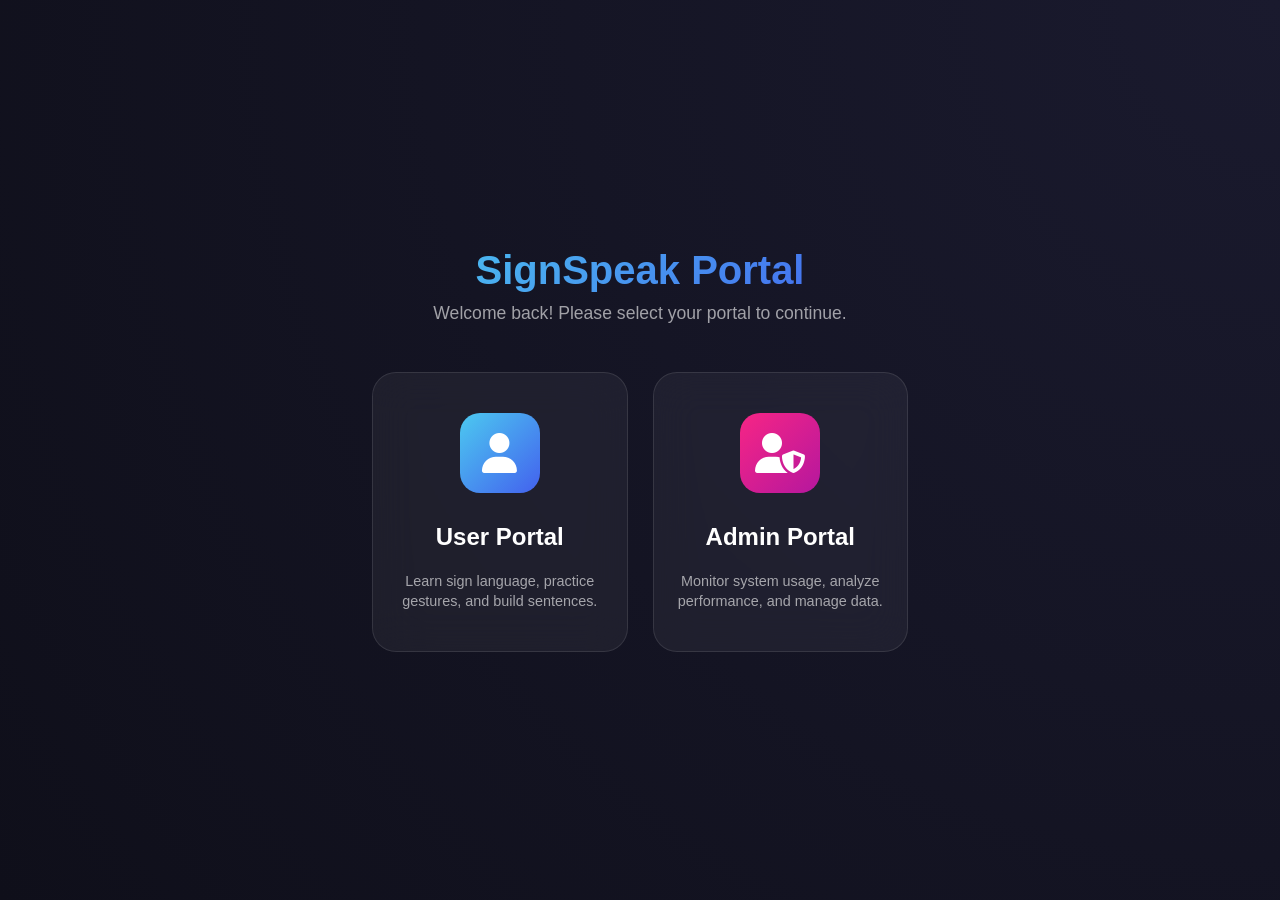
<file: signspeak/frontend/auth.html>
<!DOCTYPE html>
<html lang="en">
<head>
    <meta charset="UTF-8">
    <meta name="viewport" content="width=device-width, initial-scale=1.0">
    <title>SignSpeak - Choose Portal</title>
    <link rel="stylesheet" href="style.css">
    <link rel="stylesheet" href="https://cdnjs.cloudflare.com/ajax/libs/font-awesome/6.4.0/css/all.min.css">
    <style>
        body {
            display: flex;
            align-items: center;
            justify-content: center;
            min-height: 100vh;
            background: radial-gradient(circle at top right, #1a1a2e, #0f0f1a);
            margin: 0;
            font-family: 'Inter', sans-serif;
            overflow: hidden;
            color: white;
        }

        .auth-container {
            width: 100%;
            max-width: 600px;
            padding: 2rem;
            text-align: center;
            animation: fadeIn 0.8s ease;
        }

        @keyframes fadeIn {
            from { opacity: 0; transform: translateY(20px); }
            to { opacity: 1; transform: translateY(0); }
        }

        .main-header {
            margin-bottom: 3rem;
        }

        .main-header h1 {
            font-size: 2.5rem;
            margin: 0;
            background: linear-gradient(135deg, #4cc9f0, #4361ee);
            -webkit-background-clip: text;
            -webkit-text-fill-color: transparent;
            font-weight: 800;
        }

        .main-header p {
            color: rgba(255, 255, 255, 0.6);
            margin-top: 10px;
            font-size: 1.1rem;
        }

        /* Role Selection Grid */
        .role-selection {
            display: grid;
            grid-template-columns: 1fr 1fr;
            gap: 25px;
            transition: all 0.5s cubic-bezier(0.4, 0, 0.2, 1);
        }

        .role-card {
            background: rgba(255, 255, 255, 0.05);
            backdrop-filter: blur(20px);
            border-radius: 24px;
            border: 1px solid rgba(255, 255, 255, 0.1);
            padding: 40px 20px;
            cursor: pointer;
            transition: all 0.3s cubic-bezier(0.4, 0, 0.2, 1);
            display: flex;
            flex-direction: column;
            align-items: center;
            gap: 20px;
        }

        .role-card:hover {
            transform: translateY(-10px);
            background: rgba(255, 255, 255, 0.08);
            border-color: #4cc9f0;
            box-shadow: 0 20px 40px rgba(0, 0, 0, 0.4);
        }

        .role-icon {
            width: 80px;
            height: 80px;
            border-radius: 20px;
            display: flex;
            align-items: center;
            justify-content: center;
            font-size: 2.5rem;
            margin-bottom: 10px;
        }

        .user-icon { background: linear-gradient(135deg, #4cc9f0, #4361ee); color: white; }
        .admin-icon { background: linear-gradient(135deg, #f72585, #b5179e); color: white; }

        .role-card h3 {
            margin: 0;
            font-size: 1.5rem;
            font-weight: 700;
        }

        .role-card p {
            margin: 0;
            font-size: 0.9rem;
            opacity: 0.6;
            line-height: 1.4;
        }

        /* Login Form Hidden Initially */
        .login-box {
            display: none;
            width: 100%;
            max-width: 400px;
            margin: 0 auto;
            background: rgba(255, 255, 255, 0.05);
            backdrop-filter: blur(20px);
            border-radius: 24px;
            border: 1px solid rgba(255, 255, 255, 0.1);
            padding: 30px;
            animation: slideIn 0.5s ease;
        }

        @keyframes slideIn {
            from { opacity: 0; transform: scale(0.9); }
            to { opacity: 1; transform: scale(1); }
        }

        .login-header {
            margin-bottom: 25px;
        }

        .btn-back {
            background: none;
            border: none;
            color: rgba(255, 255, 255, 0.5);
            cursor: pointer;
            display: flex;
            align-items: center;
            gap: 8px;
            font-size: 0.9rem;
            margin-bottom: 20px;
            transition: color 0.3s;
        }

        .btn-back:hover { color: white; }

        .form-group {
            text-align: left;
            margin-bottom: 20px;
        }

        .form-group label {
            display: block;
            margin-bottom: 8px;
            font-size: 0.9rem;
            opacity: 0.7;
        }

        .form-group input {
            width: 100%;
            padding: 12px 16px;
            background: rgba(0, 0, 0, 0.2);
            border: 1px solid rgba(255, 255, 255, 0.1);
            border-radius: 12px;
            color: white;
            outline: none;
            transition: all 0.3s;
            box-sizing: border-box;
        }

        .form-group input:focus {
            border-color: #4cc9f0;
            box-shadow: 0 0 0 3px rgba(76, 201, 240, 0.1);
        }

        .auth-btn {
            width: 100%;
            padding: 14px;
            border: none;
            border-radius: 12px;
            color: white;
            font-weight: 700;
            cursor: pointer;
            transition: all 0.3s;
        }

        .user-btn { background: linear-gradient(135deg, #4cc9f0, #4361ee); }
        .admin-btn { background: linear-gradient(135deg, #f72585, #b5179e); }

        .auth-btn:hover {
            transform: translateY(-2px);
            box-shadow: 0 10px 20px rgba(0, 0, 0, 0.3);
        }

        .auth-status {
            margin-top: 15px;
            font-size: 0.9rem;
            min-height: 1.2rem;
        }

        .error { color: #f72585; }
        .success { color: #4cc9f0; }

        .signup-toggle {
            margin-top: 20px;
            font-size: 0.85rem;
            opacity: 0.6;
        }

        .signup-toggle span {
            color: #4cc9f0;
            cursor: pointer;
            font-weight: 600;
        }

        @media (max-width: 600px) {
            .role-selection { grid-template-columns: 1fr; }
        }
    </style>
</head>
<body>

    <div class="auth-container">
        
        <div id="selectionScreen">
            <div class="main-header">
                <h1>SignSpeak Portal</h1>
                <p>Welcome back! Please select your portal to continue.</p>
            </div>

            <div class="role-selection">
                <div class="role-card" onclick="showLogin('user')">
                    <div class="role-icon user-icon">
                        <i class="fas fa-user"></i>
                    </div>
                    <h3>User Portal</h3>
                    <p>Learn sign language, practice gestures, and build sentences.</p>
                </div>

                <div class="role-card" onclick="showLogin('admin')">
                    <div class="role-icon admin-icon">
                        <i class="fas fa-user-shield"></i>
                    </div>
                    <h3>Admin Portal</h3>
                    <p>Monitor system usage, analyze performance, and manage data.</p>
                </div>
            </div>
        </div>

        <div class="login-box" id="loginBox">
            <button class="btn-back" onclick="showSelection()">
                <i class="fas fa-arrow-left"></i> Change Portal
            </button>

            <div class="login-header">
                <h2 id="loginTitle">User Login</h2>
                <p id="loginSubtitle">Please enter your credentials</p>
            </div>

            <form id="authForm">
                <div class="form-group">
                    <label>Username</label>
                    <input type="text" id="username" placeholder="Enter username" required>
                </div>
                <div class="form-group">
                    <label>Password</label>
                    <input type="password" id="password" placeholder="••••••••" required>
                </div>

                <button type="submit" class="auth-btn" id="submitBtn">Login</button>
            </form>

            <div class="auth-status" id="authStatus"></div>

            <div class="signup-toggle" id="signupSection">
                New to SignSpeak? <span onclick="toggleMode()">Create an Account</span>
            </div>
        </div>
    </div>

    <script>
        let currentRole = 'user';
        let isSignup = false;

        function showLogin(role) {
            currentRole = role;
            document.getElementById('selectionScreen').style.display = 'none';
            document.getElementById('loginBox').style.display = 'block';
            
            updateUI();
        }

        function showSelection() {
            document.getElementById('selectionScreen').style.display = 'block';
            document.getElementById('loginBox').style.display = 'none';
            isSignup = false;
            clearStatus();
        }

        function updateUI() {
            const title = document.getElementById('loginTitle');
            const submitBtn = document.getElementById('submitBtn');
            const signupSection = document.getElementById('signupSection');
            
            if (currentRole === 'admin') {
                title.innerText = 'Admin Login';
                submitBtn.className = 'auth-btn admin-btn';
                signupSection.style.display = 'none'; // Admins can't signup
                isSignup = false;
            } else {
                title.innerText = isSignup ? 'Create User Account' : 'User Login';
                submitBtn.className = 'auth-btn user-btn';
                submitBtn.innerText = isSignup ? 'Sign Up' : 'Login';
                signupSection.style.display = 'block';
            }
        }

        function toggleMode() {
            isSignup = !isSignup;
            updateUI();
            clearStatus();
        }

        function clearStatus() {
            const status = document.getElementById('authStatus');
            status.innerText = '';
            status.className = 'auth-status';
        }

        document.getElementById('authForm').addEventListener('submit', async (e) => {
            e.preventDefault();
            const username = document.getElementById('username').value;
            const password = document.getElementById('password').value;
            const status = document.getElementById('authStatus');
            
            const endpoint = isSignup ? '/api/signup' : '/api/login';
            
            status.innerText = 'Processing...';
            status.className = 'auth-status';

            try {
                const res = await fetch(endpoint, {
                    method: 'POST',
                    headers: { 'Content-Type': 'application/json' },
                    body: JSON.stringify({ username, password })
                });
                
                const data = await res.json();
                
                if (res.ok) {
                    status.innerText = data.message || 'Success!';
                    status.className = 'auth-status success';
                    
                    if (!isSignup) {
                        // Check if role matches for Admin
                        if (currentRole === 'admin' && data.role !== 'admin') {
                            status.innerText = 'Error: You do not have Admin privileges.';
                            status.className = 'auth-status error';
                            return;
                        }
                        
                        setTimeout(() => window.location.href = '/', 1000);
                    } else {
                        setTimeout(() => toggleMode(), 1500);
                    }
                } else {
                    status.innerText = data.message || 'Error occurred';
                    status.className = 'auth-status error';
                }
            } catch (err) {
                status.innerText = 'Network error';
                status.className = 'auth-status error';
            }
        });
    </script>
</body>
</html>
</file>
<file: signspeak/frontend/style.css>
* {
     margin: 0;
     padding: 0;
     box-sizing: border-box;
     font-family: 'Segoe UI', Tahoma, Geneva, Verdana, sans-serif;
 }

 :root {
     --primary: #4361ee;
     --secondary: #3a0ca3;
     --success: #4cc9f0;
     --accent: #f72585;
     --light: #f8f9fa;
     --dark: #212529;
     --gray: #6c757d;
 }

 body {
     background: linear-gradient(135deg, #1a2a6c, #b21f1f, #fdbb2d);
     color: var(--light);
     min-height: 100vh;
     display: flex;
     flex-direction: column;
 }

 header {
     background: rgba(0, 0, 0, 0.85);
     backdrop-filter: blur(15px);
     padding: 1rem 2rem;
     display: flex;
     align-items: center;
     justify-content: space-between;
     box-shadow: 0 4px 20px rgba(0, 0, 0, 0.3);
     border-bottom: 1px solid rgba(76, 201, 240, 0.2);
     position: sticky;
     top: 0;
     z-index: 1000;
     height: 80px;
 }

 .header-center {
     flex: 1;
     text-align: center;
 }

 .header-right {
     display: flex;
     align-items: center;
     gap: 15px;
 }

 .btn-train-header {
     background: linear-gradient(135deg, #4361ee, #7209b7);
     color: white;
     border: none;
     padding: 10px 20px;
     border-radius: 12px;
     font-weight: 600;
     cursor: pointer;
     display: flex;
     align-items: center;
     gap: 10px;
     transition: all 0.3s cubic-bezier(0.175, 0.885, 0.32, 1.275);
     box-shadow: 0 4px 15px rgba(67, 97, 238, 0.3);
     border: 1px solid rgba(255, 255, 255, 0.1);
 }

 .btn-train-header:hover {
     transform: scale(1.05) translateY(-2px);
     box-shadow: 0 8px 25px rgba(67, 97, 238, 0.4);
     filter: brightness(1.1);
 }

 .btn-train-header i {
     font-size: 1.1rem;
     animation: spinSlow 4s infinite linear;
 }

 @keyframes spinSlow {
     from {
         transform: rotate(0deg);
     }

     to {
         transform: rotate(360deg);
     }
 }

 .pro-badge {
     background: #f72585;
     font-size: 0.65rem;
     padding: 2px 6px;
     border-radius: 4px;
     font-weight: 800;
     margin-left: 5px;
 }

 .logo {
     display: flex;
     align-items: center;
     justify-content: center;
     gap: 15px;
     margin-bottom: 10px;
 }

 .logo i {
     font-size: 2.5rem;
     color: var(--success);
 }

 h1 {
     font-size: 2.8rem;
     background: linear-gradient(to right, #4cc9f0, #f72585);
     -webkit-background-clip: text;
     background-clip: text;
     color: transparent;
 }

 .tagline {
     font-size: 1.2rem;
     opacity: 0.9;
 }

 
 .container {
     max-width: 1400px;
     margin: 0 auto;
     padding: 2rem;
     flex: 1;
 }

 .app-grid {
     display: grid;
     grid-template-columns: 2fr 1fr;
     gap: 2rem;
 }

 
 .camera-panel {
     background: rgba(255, 255, 255, 0.1);
     backdrop-filter: blur(10px);
     border-radius: 20px;
     padding: 1.5rem;
     box-shadow: 0 8px 32px rgba(0, 0, 0, 0.2);
     border: 1px solid rgba(255, 255, 255, 0.2);
 }

 .section-title {
     font-size: 1.5rem;
     margin-bottom: 1.5rem;
     display: flex;
     align-items: center;
     gap: 10px;
     color: var(--success);
 }

 .video-container {
     position: relative;
     width: 100%;
     height: 400px;
     background: rgba(0, 0, 0, 0.4);
     border-radius: 15px;
     overflow: hidden;
     margin-bottom: 1.5rem;
     display: flex;
     align-items: center;
     justify-content: center;
     flex-direction: column;
 }

 .video-placeholder {
     text-align: center;
 }

 .video-placeholder i {
     font-size: 4rem;
     opacity: 0.5;
     margin-bottom: 1rem;
 }

 .detection-status {
     position: absolute;
     top: 15px;
     left: 15px;
     display: flex;
     align-items: center;
     gap: 10px;
     background: rgba(0, 0, 0, 0.6);
     padding: 8px 15px;
     border-radius: 30px;
     font-size: 0.9rem;
 }

 .status-light {
     width: 12px;
     height: 12px;
     border-radius: 50%;
     background: var(--primary);
     animation: pulse 2s infinite;
 }

 @keyframes pulse {
     0% {
         opacity: 0.6;
     }

     50% {
         opacity: 1;
     }

     100% {
         opacity: 0.6;
     }
 }

 
 .detection-results {
     background: rgba(255, 255, 255, 0.1);
     border-radius: 15px;
     padding: 1.5rem;
     margin-bottom: 1.5rem;
 }

 .detected-text {
     font-size: 2.5rem;
     font-weight: bold;
     text-align: center;
     margin-bottom: 1rem;
     min-height: 70px;
     display: flex;
     align-items: center;
     justify-content: center;
     color: var(--success);
 }

 .speech-output {
     display: flex;
     align-items: center;
     justify-content: center;
     gap: 10px;
     font-size: 1.1rem;
 }

 
 .controls {
     display: flex;
     gap: 15px;
     flex-wrap: wrap;
 }

 .btn {
     padding: 12px 25px;
     border: none;
     border-radius: 50px;
     font-size: 1rem;
     font-weight: 600;
     cursor: pointer;
     display: flex;
     align-items: center;
     gap: 8px;
     transition: all 0.3s ease;
     flex: 1;
     justify-content: center;
     min-width: 140px;
 }

 .btn-primary {
     background: var(--primary);
     color: white;
 }

 .btn-secondary {
     background: var(--success);
     color: var(--dark);
 }

 .btn-danger {
     background: var(--accent);
     color: white;
 }

 .btn:hover {
     transform: translateY(-3px) scale(1.02);
     box-shadow: 0 8px 20px rgba(0, 0, 0, 0.4);
     filter: brightness(1.1);
 }

 .btn:active {
     transform: translateY(-1px) scale(0.98);
     box-shadow: 0 4px 10px rgba(0, 0, 0, 0.2);
 }

 
 .sidebar {
     display: flex;
     flex-direction: column;
     gap: 2rem;
 }

 .quick-phrases,
 .instructions {
     background: rgba(255, 255, 255, 0.1);
     backdrop-filter: blur(10px);
     border-radius: 20px;
     padding: 1.5rem;
     box-shadow: 0 8px 32px rgba(0, 0, 0, 0.2);
     border: 1px solid rgba(255, 255, 255, 0.2);
 }

 .quick-phrases h3,
 .instructions h3 {
     font-size: 1.3rem;
     margin-bottom: 1rem;
     color: var(--success);
     display: flex;
     align-items: center;
     gap: 10px;
 }

 .phrase-grid {
     display: grid;
     grid-template-columns: 1fr 1fr;
     gap: 10px;
 }

 .phrase-btn {
     padding: 12px 15px;
     background: rgba(255, 255, 255, 0.1);
     border: 1px solid rgba(255, 255, 255, 0.2);
     color: white;
     border-radius: 10px;
     cursor: pointer;
     transition: all 0.3s ease;
     font-size: 1rem;
 }

 .phrase-btn:hover {
     background: var(--success);
     color: var(--dark);
     transform: translateY(-2px);
 }

 .instructions ul {
     list-style: none;
     padding-left: 0;
 }

 .instructions li {
     margin-bottom: 0.8rem;
     padding-left: 1.5rem;
     position: relative;
 }

 .instructions li:before {
     content: "â€¢";
     color: var(--success);
     font-size: 1.5rem;
     position: absolute;
     left: 0;
     top: -5px;
 }

 
 footer {
     background: rgba(0, 0, 0, 0.8);
     padding: 1.5rem;
     text-align: center;
     margin-top: auto;
 }

 
 @media (max-width: 900px) {
     .app-grid {
         grid-template-columns: 1fr;
     }

     .phrase-grid {
         grid-template-columns: 1fr;
     }

     h1 {
         font-size: 2rem;
     }
 }

 

 .video-feed {
     width: 100%;
     height: 100%;
     background: linear-gradient(45deg, #1a2a6c, #b21f1f);
     position: relative;
     overflow: hidden;
 }

 .camera-overlay {
     width: 100%;
     height: 100%;
     position: relative;
     display: flex;
     align-items: center;
     justify-content: center;
 }

 .hand-simulation {
     width: 150px;
     height: 200px;
     background: rgba(255, 255, 255, 0.1);
     border-radius: 50% 50% 30% 30%;
     position: relative;
     animation: handMove 4s infinite ease-in-out;
 }

 .hand-simulation::before {
     content: '';
     position: absolute;
     width: 120px;
     height: 180px;
     background: rgba(255, 255, 255, 0.2);
     border-radius: 40% 40% 20% 20%;
     top: 10px;
     left: 15px;
     animation: fingerMove 3s infinite ease-in-out;
 }

 @keyframes handMove {

     0%,
     100% {
         transform: translateY(0px) rotate(0deg);
     }

     50% {
         transform: translateY(-20px) rotate(5deg);
     }
 }

 @keyframes fingerMove {

     0%,
     100% {
         transform: scaleY(1);
     }

     50% {
         transform: scaleY(0.8);
     }
 }

 @keyframes soundWave {
     0% {
         transform: scale(1);
         opacity: 1;
     }

     50% {
         transform: scale(1.3);
         opacity: 0.7;
     }

     100% {
         transform: scale(1);
         opacity: 1;
     }
 }

 .status-light.detecting {
     background: #4cc9f0;
     animation: pulse 1s infinite;
     box-shadow: 0 0 10px #4cc9f0;
 }

 
 .btn:active {
     transform: translateY(0px) !important;
 }

 .btn-primary.active {
     background: #f72585;
 }

 .btn-secondary.active {
     background: #7209b7;
 }

 
 .detected-text {
     transition: all 0.3s ease;
 }

 
 @media (max-width: 768px) {
     .controls {
         flex-direction: column;
     }

     .btn {
         min-width: 100%;
     }

     .hand-simulation {
         width: 100px;
         height: 150px;
     }

     .hand-simulation::before {
         width: 80px;
         height: 130px;
     }
 }

 

 
 .history-panel,
 .settings-panel {
     background: rgba(255, 255, 255, 0.1);
     backdrop-filter: blur(10px);
     border-radius: 20px;
     padding: 1.5rem;
     box-shadow: 0 8px 32px rgba(0, 0, 0, 0.2);
     border: 1px solid rgba(255, 255, 255, 0.2);
     margin-bottom: 1.5rem;
 }

 .history-panel h3,
 .settings-panel h3 {
     font-size: 1.3rem;
     margin-bottom: 1rem;
     color: var(--success);
     display: flex;
     align-items: center;
     gap: 10px;
 }

 .history-list {
     max-height: 200px;
     overflow-y: auto;
 }

 .history-item {
     background: rgba(255, 255, 255, 0.1);
     padding: 10px 15px;
     border-radius: 10px;
     margin-bottom: 8px;
     display: flex;
     justify-content: between;
     align-items: center;
     animation: slideIn 0.3s ease;
 }

 .history-item:last-child {
     margin-bottom: 0;
 }

 .history-text {
     flex: 1;
     font-weight: 500;
 }

 .history-time {
     font-size: 0.8rem;
     opacity: 0.7;
 }

 .empty-history {
     text-align: center;
     opacity: 0.7;
     font-style: italic;
     padding: 2rem;
 }

 
 .setting-item {
     margin-bottom: 1rem;
     display: flex;
     flex-direction: column;
     gap: 5px;
 }

 .setting-item label {
     font-size: 0.9rem;
     opacity: 0.9;
     margin-bottom: 5px;
 }

 .setting-item select,
 .setting-item input[type="checkbox"] {
     background: rgba(255, 255, 255, 0.1);
     border: 1px solid rgba(255, 255, 255, 0.3);
     border-radius: 8px;
     padding: 8px 12px;
     color: white;
     font-size: 0.9rem;
 }

 .setting-item select option {
     background: #2d3748;
     color: white;
 }

 .setting-item input[type="checkbox"] {
     margin-right: 8px;
 }

 
 .camera-overlay {
     position: relative;
     width: 100%;
     height: 100%;
 }

 .hand-simulation {
     width: 150px;
     height: 200px;
     background: linear-gradient(135deg, rgba(255, 255, 255, 0.1), rgba(255, 255, 255, 0.05));
     border-radius: 50% 50% 30% 30%;
     position: relative;
     animation: handFloat 6s infinite ease-in-out;
     box-shadow: 0 10px 30px rgba(0, 0, 0, 0.3);
 }

 .hand-simulation::before {
     content: '';
     position: absolute;
     width: 120px;
     height: 180px;
     background: linear-gradient(135deg, rgba(255, 255, 255, 0.15), rgba(255, 255, 255, 0.05));
     border-radius: 40% 40% 20% 20%;
     top: 10px;
     left: 15px;
     animation: fingerFlex 4s infinite ease-in-out;
 }

 .hand-simulation::after {
     content: '';
     position: absolute;
     width: 80px;
     height: 60px;
     background: rgba(76, 201, 240, 0.3);
     border-radius: 50%;
     top: 50px;
     left: 35px;
     animation: pulseGlow 2s infinite alternate;
 }

 
 @keyframes handFloat {

     0%,
     100% {
         transform: translateY(0px) rotate(0deg) scale(1);
     }

     25% {
         transform: translateY(-15px) rotate(2deg) scale(1.02);
     }

     50% {
         transform: translateY(-5px) rotate(-1deg) scale(1.01);
     }

     75% {
         transform: translateY(-10px) rotate(1deg) scale(1.015);
     }
 }

 @keyframes fingerFlex {

     0%,
     100% {
         transform: scaleY(1) scaleX(1);
         height: 180px;
     }

     33% {
         transform: scaleY(0.9) scaleX(0.95);
         height: 170px;
     }

     66% {
         transform: scaleY(0.95) scaleX(0.98);
         height: 175px;
     }
 }

 @keyframes pulseGlow {
     0% {
         opacity: 0.3;
         transform: scale(1);
         box-shadow: 0 0 20px rgba(76, 201, 240, 0.3);
     }

     100% {
         opacity: 0.6;
         transform: scale(1.1);
         box-shadow: 0 0 30px rgba(76, 201, 240, 0.6);
     }
 }

 @keyframes slideIn {
     from {
         opacity: 0;
         transform: translateX(-20px);
     }

     to {
         opacity: 1;
         transform: translateX(0);
     }
 }

 
 .confidence-bar {
     width: 100%;
     height: 4px;
     background: rgba(255, 255, 255, 0.2);
     border-radius: 2px;
     margin-top: 10px;
     overflow: hidden;
 }

 .confidence-level {
     height: 100%;
     background: linear-gradient(90deg, #4cc9f0, #4361ee);
     border-radius: 2px;
     transition: width 0.5s ease;
     animation: confidencePulse 2s infinite;
 }

 @keyframes confidencePulse {

     0%,
     100% {
         opacity: 1;
     }

     50% {
         opacity: 0.8;
     }
 }

 
 .history-list::-webkit-scrollbar {
     width: 6px;
 }

 .history-list::-webkit-scrollbar-track {
     background: rgba(255, 255, 255, 0.1);
     border-radius: 3px;
 }

 .history-list::-webkit-scrollbar-thumb {
     background: rgba(76, 201, 240, 0.5);
     border-radius: 3px;
 }

 .history-list::-webkit-scrollbar-thumb:hover {
     background: rgba(76, 201, 240, 0.7);
 }

 
 @media (max-width: 768px) {
     .sidebar {
         gap: 1rem;
     }

     .history-panel,
     .settings-panel {
         padding: 1rem;
     }

     .setting-item {
         flex-direction: column;
     }
 }

 .video-placeholder {
     height: 100%;
     display: flex;
     flex-direction: column;
     justify-content: center;
     align-items: center;
     color: #00eaff;
     font-size: 16px;
     animation: fade 1.5s infinite;
 }

 @keyframes fade {
     0% {
         opacity: 0.5;
     }

     50% {
         opacity: 1;
     }

     100% {
         opacity: 0.5;
     }
 }

 .detected-text {
     background: rgba(0, 0, 0, 0.4);
     color: #00ffff;
     padding: 15px;
     border-radius: 12px;
     font-size: 20px;
     font-weight: 600;
     text-align: center;
     margin-top: 15px;
 }

 

 .sentence-builder-panel {
     background: rgba(255, 255, 255, 0.08);
     backdrop-filter: blur(14px);
     border-radius: 20px;
     padding: 1.5rem;
     margin-top: 1.5rem;
     border: 1px solid rgba(76, 201, 240, 0.25);
     box-shadow: 0 8px 32px rgba(0, 0, 0, 0.25),
         inset 0 1px 0 rgba(255, 255, 255, 0.1);
     animation: sbFadeIn 0.5s ease;
 }

 @keyframes sbFadeIn {
     from {
         opacity: 0;
         transform: translateY(12px);
     }

     to {
         opacity: 1;
         transform: translateY(0);
     }
 }

 
 .sb-title {
     font-size: 1.25rem;
     color: #4cc9f0;
     display: flex;
     align-items: center;
     gap: 10px;
     margin-bottom: 1.2rem;
 }

 .sb-badge {
     font-size: 0.65rem;
     background: linear-gradient(135deg, #f72585, #7209b7);
     color: white;
     padding: 3px 9px;
     border-radius: 20px;
     font-weight: 700;
     letter-spacing: 0.05em;
     text-transform: uppercase;
     vertical-align: middle;
 }

 
 .sb-current-word-row {
     display: flex;
     align-items: center;
     gap: 12px;
     background: rgba(0, 0, 0, 0.25);
     border-radius: 14px;
     padding: 12px 16px;
     margin-bottom: 1rem;
     flex-wrap: wrap;
 }

 .sb-current-label {
     font-size: 0.85rem;
     opacity: 0.7;
     white-space: nowrap;
 }

 .sb-current-word {
     flex: 1;
     font-size: 1.6rem;
     font-weight: 800;
     color: #a0f0ff;
     letter-spacing: 0.05em;
     text-align: center;
     transition: all 0.3s ease;
     min-width: 80px;
 }

 .sb-current-word.sb-word-active {
     color: #4cc9f0;
     text-shadow: 0 0 12px rgba(76, 201, 240, 0.6);
 }

 .sb-add-btn {
     background: linear-gradient(135deg, #4361ee, #4cc9f0);
     color: white;
     border: none;
     border-radius: 12px;
     padding: 10px 18px;
     font-size: 0.95rem;
     font-weight: 600;
     cursor: pointer;
     display: flex;
     align-items: center;
     gap: 7px;
     transition: all 0.25s ease;
     white-space: nowrap;
 }

 .sb-add-btn:hover {
     transform: translateY(-2px);
     box-shadow: 0 5px 18px rgba(67, 97, 238, 0.5);
 }

 .sb-add-btn:active {
     transform: translateY(0);
 }

 
 @keyframes sbShake {

     0%,
     100% {
         transform: translateX(0);
     }

     20% {
         transform: translateX(-6px);
     }

     40% {
         transform: translateX(6px);
     }

     60% {
         transform: translateX(-4px);
     }

     80% {
         transform: translateX(4px);
     }
 }

 .sb-shake {
     animation: sbShake 0.4s ease;
     background: linear-gradient(135deg, #f72585, #b5179e) !important;
 }

 
 .sb-sentence-box {
     background: rgba(0, 0, 0, 0.3);
     border-radius: 14px;
     padding: 1rem 1.2rem;
     margin-bottom: 1rem;
     min-height: 80px;
     border: 1px solid rgba(255, 255, 255, 0.1);
 }

 .sb-sentence-label {
     font-size: 0.8rem;
     opacity: 0.65;
     margin-bottom: 0.5rem;
     display: flex;
     align-items: center;
     gap: 6px;
 }

 .sb-sentence-text {
     font-size: 1.35rem;
     font-weight: 600;
     color: rgba(255, 255, 255, 0.45);
     font-style: italic;
     min-height: 2rem;
     transition: all 0.3s ease;
     line-height: 1.4;
     word-break: break-word;
 }

 .sb-sentence-text.sb-has-text {
     color: #e0f7ff;
     font-style: normal;
 }

 
 .sb-word-chips {
     display: flex;
     flex-wrap: wrap;
     gap: 7px;
     margin-top: 10px;
 }

 .sb-chip {
     background: linear-gradient(135deg, rgba(67, 97, 238, 0.4), rgba(76, 201, 240, 0.3));
     border: 1px solid rgba(76, 201, 240, 0.4);
     color: #e0f7ff;
     padding: 5px 12px;
     border-radius: 20px;
     font-size: 0.82rem;
     font-weight: 600;
     display: inline-flex;
     align-items: center;
     gap: 6px;
     animation: chipIn 0.25s ease;
 }

 @keyframes chipIn {
     from {
         opacity: 0;
         transform: scale(0.7);
     }

     to {
         opacity: 1;
         transform: scale(1);
     }
 }

 .sb-chip-remove {
     cursor: pointer;
     opacity: 0.6;
     font-size: 0.75rem;
     transition: opacity 0.2s;
     padding: 1px 2px;
 }

 .sb-chip-remove:hover {
     opacity: 1;
     color: #f72585;
 }

 
 .sb-actions {
     display: flex;
     gap: 10px;
     flex-wrap: wrap;
 }

 .sb-btn {
     flex: 1;
     padding: 11px 16px;
     border: none;
     border-radius: 12px;
     font-size: 0.92rem;
     font-weight: 600;
     cursor: pointer;
     display: flex;
     align-items: center;
     justify-content: center;
     gap: 7px;
     transition: all 0.25s ease;
     min-width: 120px;
 }

 .sb-btn:hover {
     transform: translateY(-2px);
     box-shadow: 0 5px 15px rgba(0, 0, 0, 0.3);
 }

 .sb-speak-btn {
     background: linear-gradient(135deg, #4cc9f0, #4361ee);
     color: white;
 }

 .sb-undo-btn {
     background: rgba(255, 255, 255, 0.1);
     color: white;
     border: 1px solid rgba(255, 255, 255, 0.2);
 }

 .sb-undo-btn:hover {
     background: rgba(255, 255, 255, 0.18);
 }

 .sb-clear-btn {
     background: linear-gradient(135deg, #f72585, #b5179e);
     color: white;
 }

 
 @media (max-width: 600px) {
     .sb-current-word-row {
         flex-direction: column;
         text-align: center;
     }

     .sb-add-btn {
         width: 100%;
         justify-content: center;
     }

     .sb-btn {
         min-width: unset;
         font-size: 0.82rem;
         padding: 9px 10px;
     }
 }

 

 
 .mode-buttons {
     display: flex;
     gap: 8px;
     margin-top: 6px;
 }

 .mode-btn {
     flex: 1;
     padding: 8px 6px;
     border: 1px solid rgba(255, 255, 255, 0.2);
     border-radius: 10px;
     background: rgba(255, 255, 255, 0.07);
     color: rgba(255, 255, 255, 0.6);
     font-size: 0.78rem;
     font-weight: 600;
     cursor: pointer;
     display: flex;
     align-items: center;
     justify-content: center;
     gap: 5px;
     transition: all 0.2s ease;
 }

 .mode-btn:hover {
     background: rgba(255, 255, 255, 0.15);
     color: white;
     transform: translateY(-1px);
 }

 .mode-btn.mode-active {
     background: linear-gradient(135deg, #4361ee, #4cc9f0);
     color: white;
     border-color: transparent;
     box-shadow: 0 3px 12px rgba(67, 97, 238, 0.4);
 }

 
 .mode-description {
     background: rgba(76, 201, 240, 0.1);
     border: 1px solid rgba(76, 201, 240, 0.2);
     border-radius: 10px;
     padding: 8px 12px;
     font-size: 0.82rem;
     color: rgba(255, 255, 255, 0.75);
     display: flex;
     align-items: center;
     gap: 8px;
     margin: 10px 0;
 }

 .mode-description i {
     color: #4cc9f0;
     flex-shrink: 0;
 }

 
 .hold-progress-wrap {
     margin: 10px 0;
 }

 .hold-progress-label {
     display: flex;
     justify-content: space-between;
     font-size: 0.78rem;
     opacity: 0.7;
     margin-bottom: 5px;
 }

 

 .modal-overlay {
     position: fixed;
     top: 0;
     left: 0;
     width: 100%;
     height: 100%;
     background: rgba(0, 0, 0, 0.85);
     backdrop-filter: blur(8px);
     display: none;
     
     align-items: center;
     justify-content: center;
     z-index: 2000;
     animation: modalFadeIn 0.3s ease;
 }

 @keyframes modalFadeIn {
     from {
         opacity: 0;
     }

     to {
         opacity: 1;
     }
 }

 .modal-content {
     background: linear-gradient(160deg, rgba(30, 30, 45, 0.95), rgba(15, 15, 25, 0.98));
     width: 95%;
     max-width: 480px;
     
     border-radius: 24px;
     border: 1px solid rgba(76, 201, 240, 0.3);
     box-shadow: 0 25px 50px -12px rgba(0, 0, 0, 0.6);
     overflow: hidden;
     position: relative;
     animation: modalSlideUp 0.4s cubic-bezier(0.175, 0.885, 0.32, 1.275);
 }

 @keyframes modalSlideUp {
     from {
         transform: translateY(50px) scale(0.95);
         opacity: 0;
     }

     to {
         transform: translateY(0) scale(1);
         opacity: 1;
     }
 }

 .modal-header {
     padding: 20px 30px;
     background: rgba(255, 255, 255, 0.05);
     display: flex;
     justify-content: space-between;
     align-items: center;
     border-bottom: 1px solid rgba(255, 255, 255, 0.1);
 }

 .modal-header h2 {
     font-size: 1.4rem;
     color: var(--success);
     margin: 0 !important;
 }

 .modal-close {
     background: none;
     border: none;
     color: white;
     font-size: 2rem;
     cursor: pointer;
     line-height: 1;
     opacity: 0.6;
     transition: 0.2s;
 }

 .modal-close:hover {
     opacity: 1;
     color: var(--accent);
 }

 .modal-body {
     padding: 30px;
 }

 .modal-hint {
     font-size: 0.95rem;
     color: var(--gray);
     margin-bottom: 25px;
     line-height: 1.5;
 }

 .train-form .form-group {
     margin-bottom: 25px;
 }

 .train-form .form-group label {
     display: block;
     margin-bottom: 10px;
     font-weight: 600;
     color: var(--light);
 }

 .train-form .form-group input {
     width: 100%;
     padding: 14px 18px;
     background: rgba(0, 0, 0, 0.3);
     border: 1px solid rgba(255, 255, 255, 0.15);
     border-radius: 12px;
     color: white;
     font-size: 1.1rem;
     outline: none;
     transition: 0.3s;
 }

 .train-form .form-group input:focus {
     border-color: var(--primary);
     box-shadow: 0 0 0 3px rgba(67, 97, 238, 0.2);
     background: rgba(0, 0, 0, 0.5);
 }

 .train-controls {
     display: flex;
     gap: 15px;
 }

 .btn-record-start {
     flex: 1;
     background: var(--accent);
     color: white;
     border: none;
     padding: 15px;
     border-radius: 12px;
     font-weight: 700;
     cursor: pointer;
     display: flex;
     align-items: center;
     justify-content: center;
     gap: 10px;
     transition: 0.3s;
 }

 .btn-record-start:hover {
     background: #ff4d94;
     transform: translateY(-2px);
     box-shadow: 0 6px 20px rgba(247, 37, 133, 0.4);
 }

 .btn-record-start:active {
     transform: translateY(0);
 }

 .btn-record-start i {
     font-size: 0.8rem;
     animation: recordingBlink 1s infinite alternate;
 }

 @keyframes recordingBlink {
     from {
         opacity: 1;
         color: #fff;
     }

     to {
         opacity: 0.3;
         color: #ff0000;
     }
 }

 .btn-train-now {
     flex: 1;
     background: var(--success);
     color: var(--dark);
     border: none;
     padding: 15px;
     border-radius: 12px;
     font-weight: 700;
     cursor: pointer;
     display: flex;
     align-items: center;
     justify-content: center;
     gap: 10px;
     transition: 0.3s;
 }

 .btn-train-now:hover:not(:disabled) {
     transform: translateY(-2px);
     box-shadow: 0 6px 20px rgba(76, 201, 240, 0.4);
     filter: brightness(1.1);
 }

 .btn-train-now:active:not(:disabled) {
     transform: translateY(0);
 }

 .btn-train-now:disabled {
     background: #2d3748;
     color: #4a5568;
     cursor: not-allowed;
     transform: none;
 }

 
 .recording-progress-section {
     margin-top: 30px;
     padding: 20px;
     background: rgba(0, 0, 0, 0.2);
     border-radius: 16px;
     border: 1px dashed rgba(76, 201, 240, 0.3);
 }

 .progress-info {
     display: flex;
     justify-content: space-between;
     font-size: 0.9rem;
     margin-bottom: 10px;
 }

 .progress-bar-container {
     height: 10px;
     background: rgba(255, 255, 255, 0.1);
     border-radius: 10px;
     overflow: hidden;
     margin-bottom: 15px;
 }

 .progress-bar-fill {
     height: 100%;
     width: 0%;
     background: linear-gradient(90deg, #4cc9f0, #4361ee);
     border-radius: 10px;
     transition: width 0.3s ease;
 }

 .recording-indicator {
     display: flex;
     align-items: center;
     gap: 12px;
     font-size: 0.85rem;
     color: var(--success);
 }

 .pulse-ring {
     width: 10px;
     height: 10px;
     background: var(--success);
     border-radius: 50%;
     box-shadow: 0 0 0 rgba(76, 201, 240, 0.4);
     animation: statusPulse 1.5s infinite;
 }

 @keyframes statusPulse {
     0% {
         box-shadow: 0 0 0 0 rgba(76, 201, 240, 0.7);
     }

     70% {
         box-shadow: 0 0 0 10px rgba(76, 201, 240, 0);
     }

     100% {
         box-shadow: 0 0 0 0 rgba(76, 201, 240, 0);
     }
 }

 .training-status-log {
     margin-top: 20px;
     max-height: 100px;
     overflow-y: auto;
     font-family: 'Courier New', Courier, monospace;
     font-size: 0.85rem;
     padding: 10px;
     background: rgba(0, 0, 0, 0.4);
     border-radius: 8px;
 }

 .log-entry {
     margin-bottom: 5px;
 }

 .log-entry.info {
     color: #aaa;
 }

 .log-entry.success {
     color: var(--success);
 }

 .log-entry.error {
     color: var(--accent);
 }

 .log-entry.recording {
     color: #fdbb2d;
     font-weight: bold;
 }

 .hold-progress-track {
     width: 100%;
     height: 8px;
     background: rgba(255, 255, 255, 0.1);
     border-radius: 4px;
     overflow: hidden;
 }

 .hold-progress-fill {
     height: 100%;
     width: 0%;
     background: linear-gradient(90deg, #4361ee, #4cc9f0);
     border-radius: 4px;
     transition: width 0.1s linear;
 }

 .hold-progress-fill.hold-spoken {
     background: linear-gradient(90deg, #4cc9f0, #06d6a0) !important;
     box-shadow: 0 0 10px rgba(76, 201, 240, 0.7);
     transition: none;
 }

 
 .slider-wrap {
     display: flex;
     align-items: center;
     gap: 8px;
     margin-top: 6px;
 }

 .slider-label-left,
 .slider-label-right {
     font-size: 0.72rem;
     opacity: 0.6;
     white-space: nowrap;
 }

 input[type="range"] {
     flex: 1;
     -webkit-appearance: none;
     appearance: none;
     height: 6px;
     border-radius: 3px;
     background: rgba(255, 255, 255, 0.15);
     outline: none;
 }

 input[type="range"]::-webkit-slider-thumb {
     -webkit-appearance: none;
     appearance: none;
     width: 16px;
     height: 16px;
     border-radius: 50%;
     background: linear-gradient(135deg, #4361ee, #4cc9f0);
     cursor: pointer;
     box-shadow: 0 2px 8px rgba(67, 97, 238, 0.5);
     transition: transform 0.2s;
 }

 input[type="range"]::-webkit-slider-thumb:hover {
     transform: scale(1.2);
 }

 
 .speak-status-badge {
     display: flex;
     align-items: center;
     gap: 8px;
     padding: 8px 12px;
     border-radius: 20px;
     background: rgba(255, 255, 255, 0.06);
     border: 1px solid rgba(255, 255, 255, 0.1);
     font-size: 0.82rem;
     margin-top: 12px;
 }

 .status-dot {
     width: 10px;
     height: 10px;
     border-radius: 50%;
     flex-shrink: 0;
     animation: pulse 2s infinite;
 }

 .status-smart {
     background: #4cc9f0;
     box-shadow: 0 0 8px #4cc9f0;
 }

 .status-instant {
     background: #f9c74f;
     box-shadow: 0 0 8px #f9c74f;
 }

 .status-off {
     background: #f72585;
     box-shadow: 0 0 8px #f72585;
     animation: none;
     opacity: 0.7;
 }

.btn-analytics-header {
    background: rgba(255, 255, 255, 0.1);
    color: #e0faff;
    border: 1px solid rgba(76, 201, 240, 0.3);
    padding: 8px 16px;
    border-radius: 12px;
    font-size: 0.9rem;
    font-weight: 600;
    cursor: pointer;
    display: flex;
    align-items: center;
    gap: 8px;
    transition: all 0.3s cubic-bezier(0.4, 0, 0.2, 1);
    margin-right: 12px;
    backdrop-filter: blur(4px);
}

.btn-analytics-header:hover {
    background: rgba(76, 201, 240, 0.2);
    border-color: #4cc9f0;
    transform: translateY(-2px);
    box-shadow: 0 4px 15px rgba(76, 201, 240, 0.2);
}

.analytics-content {
    max-width: 850px !important;
    max-height: 90vh;
    overflow-y: auto;
}

.analytics-summary-cards {
    display: grid;
    grid-template-columns: repeat(auto-fit, minmax(200px, 1fr));
    gap: 20px;
    margin-bottom: 30px;
}

.stat-card {
    background: rgba(255, 255, 255, 0.05);
    border: 1px solid rgba(255, 255, 255, 0.1);
    border-radius: 20px;
    padding: 20px;
    display: flex;
    align-items: center;
    gap: 15px;
    transition: all 0.3s ease;
}

.stat-card:hover {
    background: rgba(255, 255, 255, 0.08);
    transform: scale(1.02);
    border-color: rgba(76, 201, 240, 0.4);
}

.stat-icon {
    width: 50px;
    height: 50px;
    background: linear-gradient(135deg, #4361ee, #4cc9f0);
    border-radius: 14px;
    display: flex;
    align-items: center;
    justify-content: center;
    font-size: 1.5rem;
    color: white;
}

.stat-info h4 {
    margin: 0;
    font-size: 1.8rem;
    color: #4cc9f0;
    line-height: 1.2;
}

.stat-info p {
    margin: 0;
    font-size: 0.85rem;
    color: rgba(255, 255, 255, 0.5);
    font-weight: 500;
}

.charts-container {
    display: grid;
    grid-template-columns: 1fr 1fr;
    gap: 20px;
}

.chart-box {
    background: rgba(0, 0, 0, 0.2);
    border-radius: 20px;
    padding: 20px;
    border: 1px solid rgba(255, 255, 255, 0.05);
}

.chart-box h3 {
    font-size: 1rem;
    margin-bottom: 20px;
    color: rgba(255, 255, 255, 0.8);
    display: flex;
    align-items: center;
    gap: 10px;
}

.chart-box h3 i {
    color: #4cc9f0;
}

.canvas-wrap {
    position: relative;
    height: 250px;
    width: 100%;
}

@media (max-width: 768px) {
    .charts-container {
        grid-template-columns: 1fr;
    }
    
    .analytics-content {
        padding: 15px;
    }
    
    .stat-card {
        padding: 15px;
    }
}

.btn-logout {
    background: rgba(247, 37, 133, 0.1);
    color: #f72585;
    border: 1px solid rgba(247, 37, 133, 0.2);
    width: 38px;
    height: 38px;
    border-radius: 10px;
    display: flex;
    align-items: center;
    justify-content: center;
    cursor: pointer;
    transition: all 0.3s ease;
}

.btn-logout:hover {
    background: #f72585;
    color: white;
    transform: translateY(-2px);
    box-shadow: 0 4px 12px rgba(247, 37, 133, 0.4);
}

.admin-tabs {
    display: flex;
    gap: 10px;
    padding: 10px 30px;
    background: rgba(0, 0, 0, 0.2);
    border-bottom: 1px solid rgba(255, 255, 255, 0.05);
}

.admin-tab {
    background: transparent;
    border: none;
    color: rgba(255, 255, 255, 0.5);
    padding: 12px 20px;
    font-size: 0.9rem;
    font-weight: 600;
    cursor: pointer;
    border-radius: 12px 12px 0 0;
    transition: all 0.3s ease;
    display: flex;
    align-items: center;
    gap: 8px;
}

.admin-tab:hover {
    color: white;
    background: rgba(255, 255, 255, 0.05);
}

.admin-tab.active {
    color: #4cc9f0;
    background: rgba(76, 201, 240, 0.1);
    border-bottom: 3px solid #4cc9f0;
}

.admin-tab-content {
    display: none;
    padding: 10px 0;
}

.admin-tab-content.active {
    display: block;
    animation: fadeIn 0.4s ease;
}

.admin-section-header {
    margin-bottom: 20px;
    padding: 0 5px;
}

.admin-section-header h3 {
    margin: 0;
    font-size: 1.2rem;
    color: white;
}

.admin-section-header p {
    margin: 5px 0 0;
    font-size: 0.85rem;
    color: rgba(255, 255, 255, 0.5);
}

.table-container {
    background: rgba(0, 0, 0, 0.2);
    border-radius: 16px;
    overflow: hidden;
    border: 1px solid rgba(255, 255, 255, 0.05);
}

.admin-table {
    width: 100%;
    border-collapse: collapse;
    text-align: left;
}

.admin-table th {
    background: rgba(255, 255, 255, 0.05);
    padding: 15px 20px;
    font-size: 0.85rem;
    font-weight: 600;
    color: #4cc9f0;
    text-transform: uppercase;
    letter-spacing: 0.05em;
}

.admin-table td {
    padding: 15px 20px;
    border-bottom: 1px solid rgba(255, 255, 255, 0.05);
    font-size: 0.95rem;
    color: rgba(255, 255, 255, 0.8);
}

.admin-table tr:last-child td {
    border-bottom: none;
}

.btn-delete-user {
    background: rgba(247, 37, 133, 0.1);
    color: #f72585;
    border: 1px solid rgba(247, 37, 133, 0.2);
    padding: 6px 12px;
    border-radius: 8px;
    font-size: 0.8rem;
    cursor: pointer;
    transition: all 0.2s;
}

.btn-delete-user:hover {
    background: #f72585;
    color: white;
}

.system-grid {
    display: grid;
    grid-template-columns: repeat(auto-fit, minmax(250px, 1fr));
    gap: 15px;
}

.system-card {
    background: rgba(255, 255, 255, 0.03);
    border: 1px solid rgba(255, 255, 255, 0.05);
    border-radius: 16px;
    padding: 20px;
    display: flex;
    flex-direction: column;
    gap: 10px;
}

.system-card h4 {
    margin: 0;
    font-size: 0.9rem;
    color: rgba(255, 255, 255, 0.5);
    text-transform: uppercase;
}

.system-card .value {
    font-size: 1.2rem;
    font-weight: 700;
    color: white;
}

.status-indicator {
    display: flex;
    align-items: center;
    gap: 8px;
    font-size: 0.85rem;
}

.dot {
    width: 8px;
    height: 8px;
    border-radius: 50%;
    background: #06d6a0;
    box-shadow: 0 0 10px #06d6a0;
}

.live-feed-container {
    background: rgba(0, 0, 0, 0.3);
    border-radius: 16px;
    height: 350px;
    overflow-y: auto;
    padding: 10px;
    display: flex;
    flex-direction: column;
    gap: 8px;
}

.feed-item {
    background: rgba(255, 255, 255, 0.05);
    border-radius: 10px;
    padding: 12px 18px;
    display: flex;
    justify-content: space-between;
    align-items: center;
    animation: slideRight 0.3s ease;
}

@keyframes slideRight {
    from { opacity: 0; transform: translateX(-10px); }
    to { opacity: 1; transform: translateX(0); }
}

.feed-left { display: flex; align-items: center; gap: 15px; }
.feed-word { font-weight: 700; color: #4cc9f0; font-size: 1.1rem; }
.feed-user { font-size: 0.85rem; opacity: 0.6; }
.feed-time { font-size: 0.8rem; color: #4361ee; font-family: monospace; }

.empty-feed {
    text-align: center;
    padding: 40px;
    opacity: 0.4;
}

.language-wrapper {
    display: flex;
    align-items: center;
    background: rgba(255, 255, 255, 0.05);
    border: 1px solid rgba(255, 255, 255, 0.1);
    border-radius: 12px;
    padding: 2px 12px;
    gap: 10px;
    margin-right: 15px;
    transition: all 0.3s ease;
    cursor: pointer;
}

.language-wrapper:hover {
    background: rgba(255, 255, 255, 0.08);
    border-color: #4cc9f0;
    box-shadow: 0 4px 15px rgba(76, 201, 240, 0.2);
}

.language-wrapper i {
    color: #4cc9f0;
    font-size: 1rem;
}

.lang-select {
    background: transparent;
    border: none;
    color: white;
    font-size: 0.9rem;
    font-weight: 600;
    outline: none;
    cursor: pointer;
    padding: 8px 0;
    font-family: 'Inter', 'Segoe UI', sans-serif;
}

.lang-select option {
    background: #1a1a2e;
    color: white;
    padding: 10px;
}
</file>
